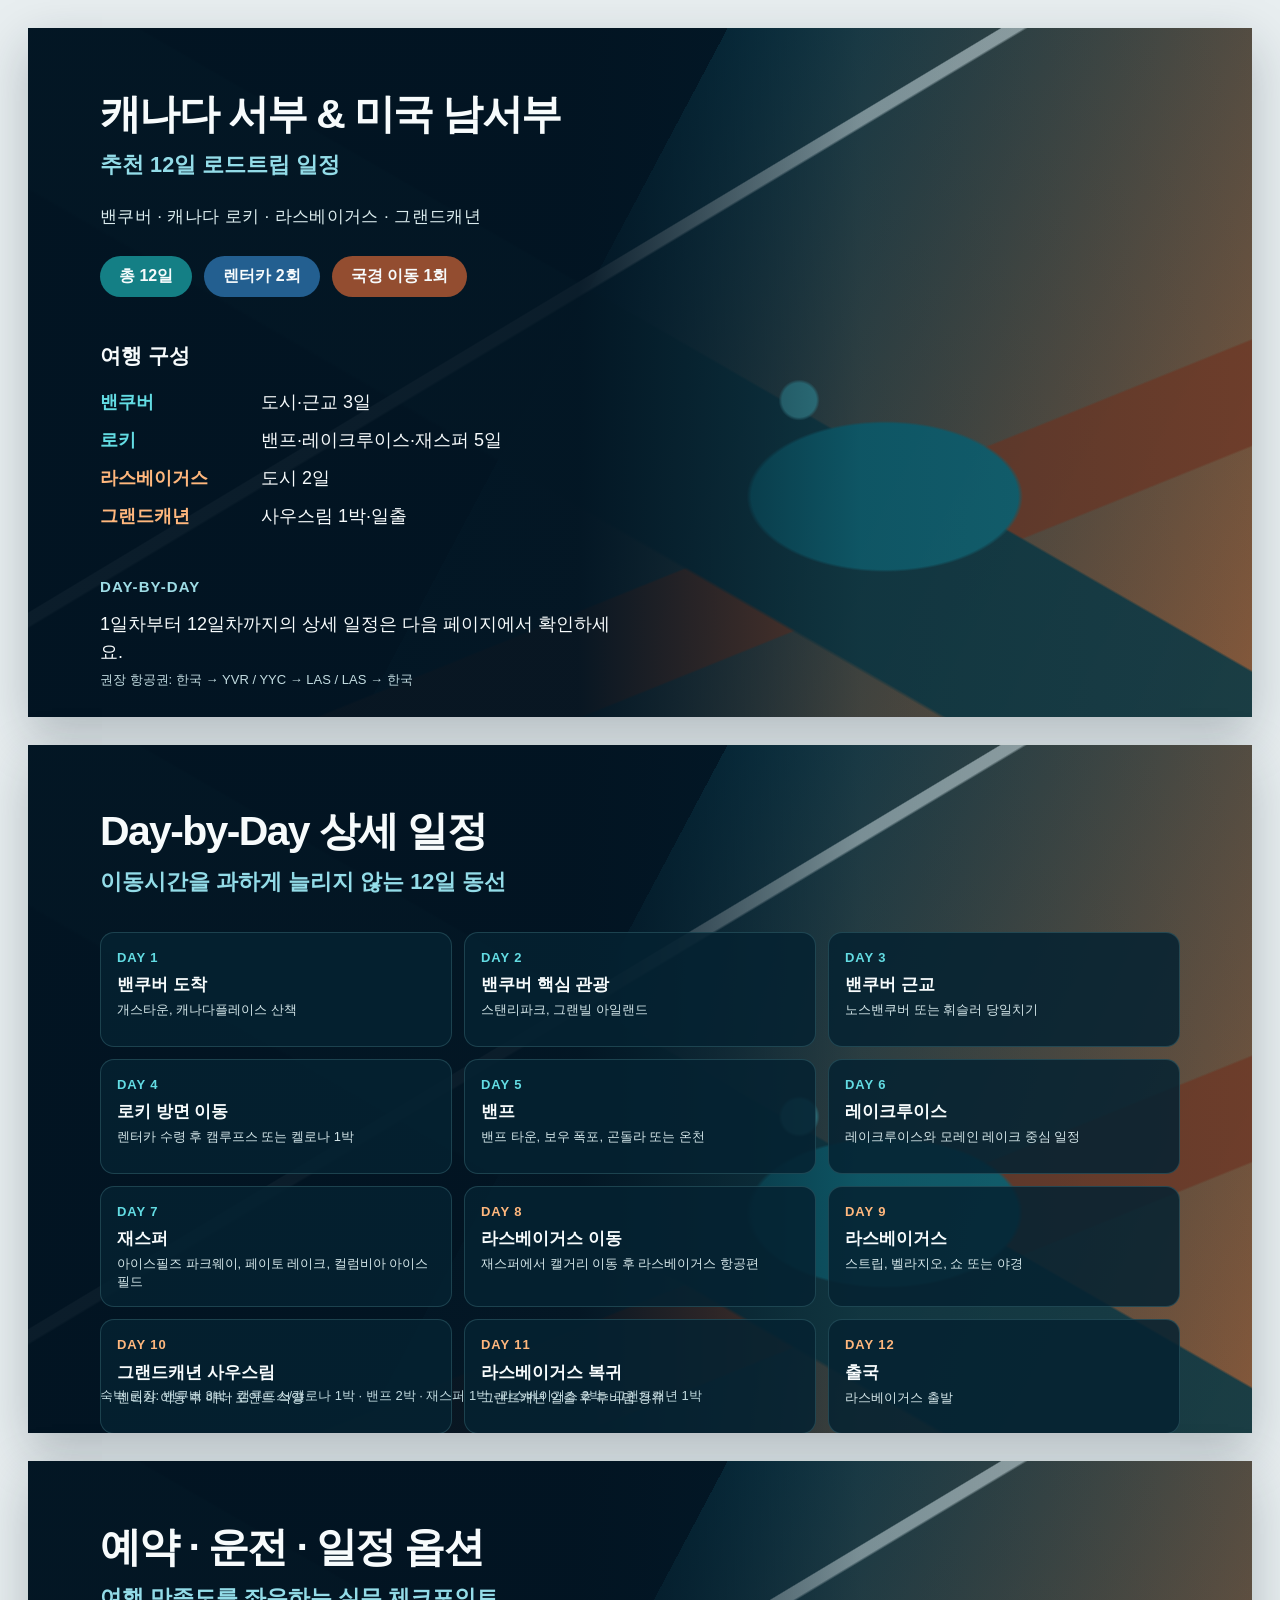
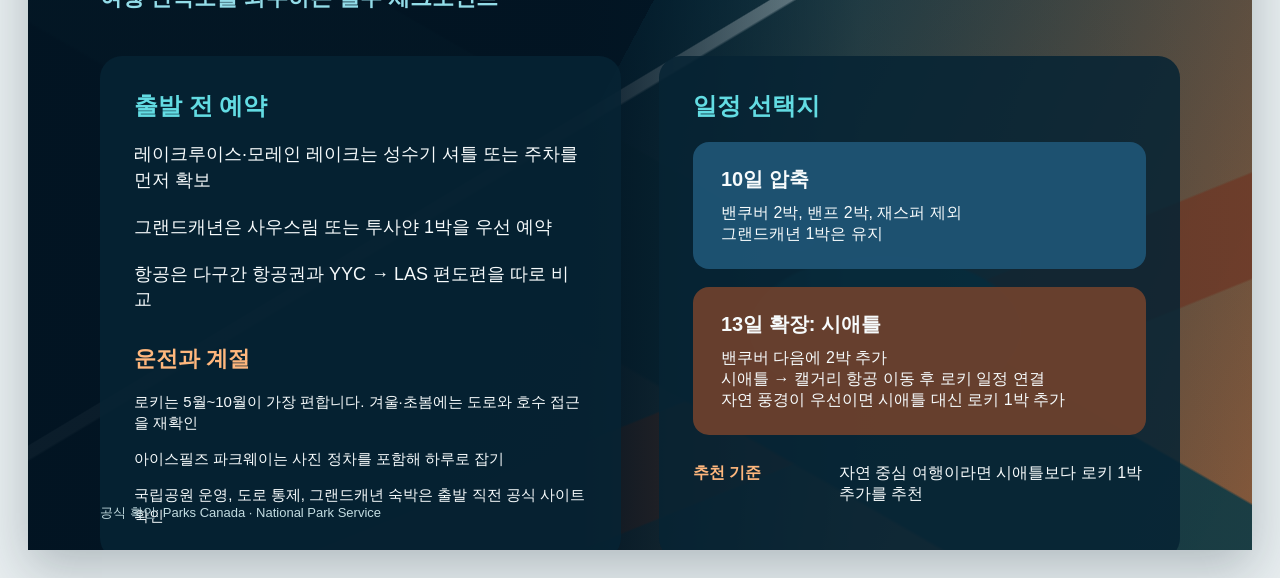
<file: Western_Canada_US_Roadtrip_12day_Korean.html>
<!doctype html>
<html lang="ko">
<head>
  <meta charset="utf-8">
  <meta name="viewport" content="width=device-width, initial-scale=1">
  <title>캐나다 서부 & 미국 남서부 - 12일 로드트립</title>
  <style>
    :root { --ink:#f7fbfc; --muted:#b9d5dc; --navy:#061c2b; --panel:rgba(6,35,52,.86); --teal:#63dce3; --orange:#ffb77d; }
    * { box-sizing:border-box; }
    body { margin:0; background:#e8eef0; color:var(--ink); font-family:"Malgun Gothic","Apple SD Gothic Neo","Noto Sans KR",Arial,sans-serif; }
    main { display:grid; gap:28px; padding:28px; }
    .slide { position:relative; isolation:isolate; overflow:hidden; width:min(1280px,100%); aspect-ratio:16/9; margin:auto; padding:62px 72px; background:linear-gradient(118deg,#031827 0 44%,#0d4052 44%,#94603d 100%); box-shadow:0 18px 48px rgba(16,37,48,.25); }
    .slide::before { content:""; position:absolute; inset:0; z-index:-1; opacity:.9; background:radial-gradient(circle at 63% 54%,#43a2ac 0 2%,transparent 2.4%),radial-gradient(ellipse at 70% 68%,#0e7081 0 11%,transparent 11.4%),linear-gradient(149deg,transparent 0 41%,rgba(230,246,248,.74) 41.1% 42%,transparent 42.2%),linear-gradient(210deg,transparent 0 46%,#113f4a 46.2% 62%,transparent 62.3%),linear-gradient(158deg,transparent 0 68%,#7a402a 68.2% 77%,transparent 77.2%); }
    .slide::after { content:""; position:absolute; inset:0; z-index:-1; background:linear-gradient(90deg,rgba(2,20,34,.94) 0 45%,rgba(3,27,41,.28) 68%,rgba(4,20,32,.1)); }
    h1,h2,p { margin:0; }
    h1 { font-size:clamp(30px,3.2vw,48px); line-height:1.18; letter-spacing:-.04em; }
    .subtitle { margin-top:12px; font-size:clamp(17px,1.7vw,25px); font-weight:700; color:#93dce8; }
    .route { margin-top:25px; color:#dbecee; font-size:clamp(13px,1.35vw,19px); letter-spacing:.02em; }
    .pills { display:flex; gap:12px; margin-top:28px; flex-wrap:wrap; }
    .pill { padding:10px 19px; border-radius:999px; font-weight:700; background:#147f85; }
    .pill:nth-child(2) { background:#235f90; } .pill:nth-child(3) { background:#934d30; }
    .grid { width:48%; margin-top:45px; }
    h2 { font-size:21px; margin-bottom:20px; }
    .trip-structure { display:grid; grid-template-columns:145px 1fr; gap:14px 16px; font-size:18px; align-items:center; }
    .place { font-weight:800; color:var(--teal); } .place.us { color:var(--orange); }
    .timeline { width:48%; margin-top:50px; }
    .timeline-title { color:#9edce5; font-weight:800; letter-spacing:.07em; font-size:15px; }
    .days { display:grid; grid-template-columns:1fr 1fr; gap:10px 28px; margin-top:20px; font-size:13.5px; }
    .day { display:grid; grid-template-columns:36px 1fr; align-items:center; gap:2px; min-width:0; }
    .day b { color:var(--teal); } .day:nth-child(n+7) b { color:var(--orange); }
    .note { position:absolute; left:72px; bottom:28px; color:#c3dce1; font-size:13px; }
    .itinerary { display:grid; grid-template-columns:repeat(3,1fr); gap:12px; margin-top:36px; }
    .day-card { min-height:115px; padding:16px; border-radius:14px; background:rgba(5,34,50,.86); border:1px solid rgba(139,219,226,.18); }
    .day-card .num { display:block; margin-bottom:7px; color:var(--teal); font-size:13px; font-weight:800; letter-spacing:.07em; }
    .day-card.us .num { color:var(--orange); }
    .day-card strong { display:block; margin-bottom:5px; font-size:17px; }
    .day-card span { display:block; color:#d4e6e9; font-size:13px; line-height:1.35; }
    .two-col { display:grid; grid-template-columns:1fr 1fr; gap:38px; margin-top:44px; }
    .panel { min-height:430px; padding:34px; border-radius:22px; background:var(--panel); }
    .panel h2 { color:var(--teal); font-size:24px; }
    .section-title { margin-top:32px; color:var(--orange); font-size:22px; font-weight:800; }
    .points { display:grid; gap:22px; font-size:18px; line-height:1.4; }
    .option { border-radius:16px; padding:24px 28px; margin-top:18px; background:rgba(31,85,118,.92); }
    .option.warm { background:rgba(116,66,45,.88); }
    .option strong { display:block; font-size:20px; margin-bottom:10px; }
    .best { display:grid; grid-template-columns:130px 1fr; gap:16px; margin-top:28px; font-size:16px; }
    .best strong { color:var(--orange); }
    @media (max-width:800px) { main { padding:0; gap:16px; } .slide { aspect-ratio:auto; min-height:720px; padding:36px 28px; } .grid,.timeline { width:100%; } .timeline { margin-top:34px; } .two-col { grid-template-columns:1fr; gap:18px; } .panel { min-height:0; } .days { gap:9px 12px; font-size:11px; } .note { left:28px; bottom:18px; } }
    @media print { body { background:white; } main { padding:0; gap:0; } .slide { width:100vw; height:56.25vw; box-shadow:none; break-after:page; } }
  </style>
</head>
<body>
  <main>
    <section class="slide" aria-label="추천 12일 일정">
      <h1>캐나다 서부 &amp; 미국 남서부</h1>
      <p class="subtitle">추천 12일 로드트립 일정</p>
      <p class="route">밴쿠버 · 캐나다 로키 · 라스베이거스 · 그랜드캐년</p>
      <div class="pills"><span class="pill">총 12일</span><span class="pill">렌터카 2회</span><span class="pill">국경 이동 1회</span></div>
      <div class="grid"><h2>여행 구성</h2><div class="trip-structure"><b class="place">밴쿠버</b><span>도시·근교 3일</span><b class="place">로키</b><span>밴프·레이크루이스·재스퍼 5일</span><b class="place us">라스베이거스</b><span>도시 2일</span><b class="place us">그랜드캐년</b><span>사우스림 1박·일출</span></div></div>
      <div class="timeline"><p class="timeline-title">DAY-BY-DAY</p><p style="margin-top:16px;font-size:18px;line-height:1.55">1일차부터 12일차까지의 상세 일정은 다음 페이지에서 확인하세요.</p></div>
      <p class="note">권장 항공권: 한국 → YVR / YYC → LAS / LAS → 한국</p>
    </section>
    <section class="slide" aria-label="Day-by-Day 상세 일정">
      <h1>Day-by-Day 상세 일정</h1><p class="subtitle">이동시간을 과하게 늘리지 않는 12일 동선</p>
      <div class="itinerary">
        <article class="day-card"><span class="num">DAY 1</span><strong>밴쿠버 도착</strong><span>개스타운, 캐나다플레이스 산책</span></article>
        <article class="day-card"><span class="num">DAY 2</span><strong>밴쿠버 핵심 관광</strong><span>스탠리파크, 그랜빌 아일랜드</span></article>
        <article class="day-card"><span class="num">DAY 3</span><strong>밴쿠버 근교</strong><span>노스밴쿠버 또는 휘슬러 당일치기</span></article>
        <article class="day-card"><span class="num">DAY 4</span><strong>로키 방면 이동</strong><span>렌터카 수령 후 캠루프스 또는 켈로나 1박</span></article>
        <article class="day-card"><span class="num">DAY 5</span><strong>밴프</strong><span>밴프 타운, 보우 폭포, 곤돌라 또는 온천</span></article>
        <article class="day-card"><span class="num">DAY 6</span><strong>레이크루이스</strong><span>레이크루이스와 모레인 레이크 중심 일정</span></article>
        <article class="day-card"><span class="num">DAY 7</span><strong>재스퍼</strong><span>아이스필즈 파크웨이, 페이토 레이크, 컬럼비아 아이스필드</span></article>
        <article class="day-card us"><span class="num">DAY 8</span><strong>라스베이거스 이동</strong><span>재스퍼에서 캘거리 이동 후 라스베이거스 항공편</span></article>
        <article class="day-card us"><span class="num">DAY 9</span><strong>라스베이거스</strong><span>스트립, 벨라지오, 쇼 또는 야경</span></article>
        <article class="day-card us"><span class="num">DAY 10</span><strong>그랜드캐년 사우스림</strong><span>렌터카 이동 후 매더 포인트 석양</span></article>
        <article class="day-card us"><span class="num">DAY 11</span><strong>라스베이거스 복귀</strong><span>그랜드캐년 일출 후 후버댐 경유</span></article>
        <article class="day-card us"><span class="num">DAY 12</span><strong>출국</strong><span>라스베이거스 출발</span></article>
      </div>
      <p class="note">숙박 권장: 밴쿠버 3박 · 캠루프스/켈로나 1박 · 밴프 2박 · 재스퍼 1박 · 라스베이거스 2박 · 그랜드캐년 1박</p>
    </section>
    <section class="slide" aria-label="예약과 옵션 안내">
      <h1>예약 · 운전 · 일정 옵션</h1><p class="subtitle">여행 만족도를 좌우하는 실무 체크포인트</p>
      <div class="two-col">
        <div class="panel"><h2>출발 전 예약</h2><div class="points"><p>레이크루이스·모레인 레이크는 성수기 셔틀 또는 주차를 먼저 확보</p><p>그랜드캐년은 사우스림 또는 투사얀 1박을 우선 예약</p><p>항공은 다구간 항공권과 YYC → LAS 편도편을 따로 비교</p></div><p class="section-title">운전과 계절</p><div class="points" style="font-size:15px;gap:15px;margin-top:17px"><p>로키는 5월~10월이 가장 편합니다. 겨울·초봄에는 도로와 호수 접근을 재확인</p><p>아이스필즈 파크웨이는 사진 정차를 포함해 하루로 잡기</p><p>국립공원 운영, 도로 통제, 그랜드캐년 숙박은 출발 직전 공식 사이트 확인</p></div></div>
        <div class="panel"><h2>일정 선택지</h2><div class="option"><strong>10일 압축</strong><span>밴쿠버 2박, 밴프 2박, 재스퍼 제외<br>그랜드캐년 1박은 유지</span></div><div class="option warm"><strong>13일 확장: 시애틀</strong><span>밴쿠버 다음에 2박 추가<br>시애틀 → 캘거리 항공 이동 후 로키 일정 연결<br>자연 풍경이 우선이면 시애틀 대신 로키 1박 추가</span></div><div class="best"><strong>추천 기준</strong><span>자연 중심 여행이라면 시애틀보다 로키 1박 추가를 추천</span></div></div>
      </div>
      <p class="note">공식 확인: Parks Canada · National Park Service</p>
    </section>
  </main>
</body>
</html>
</file>
